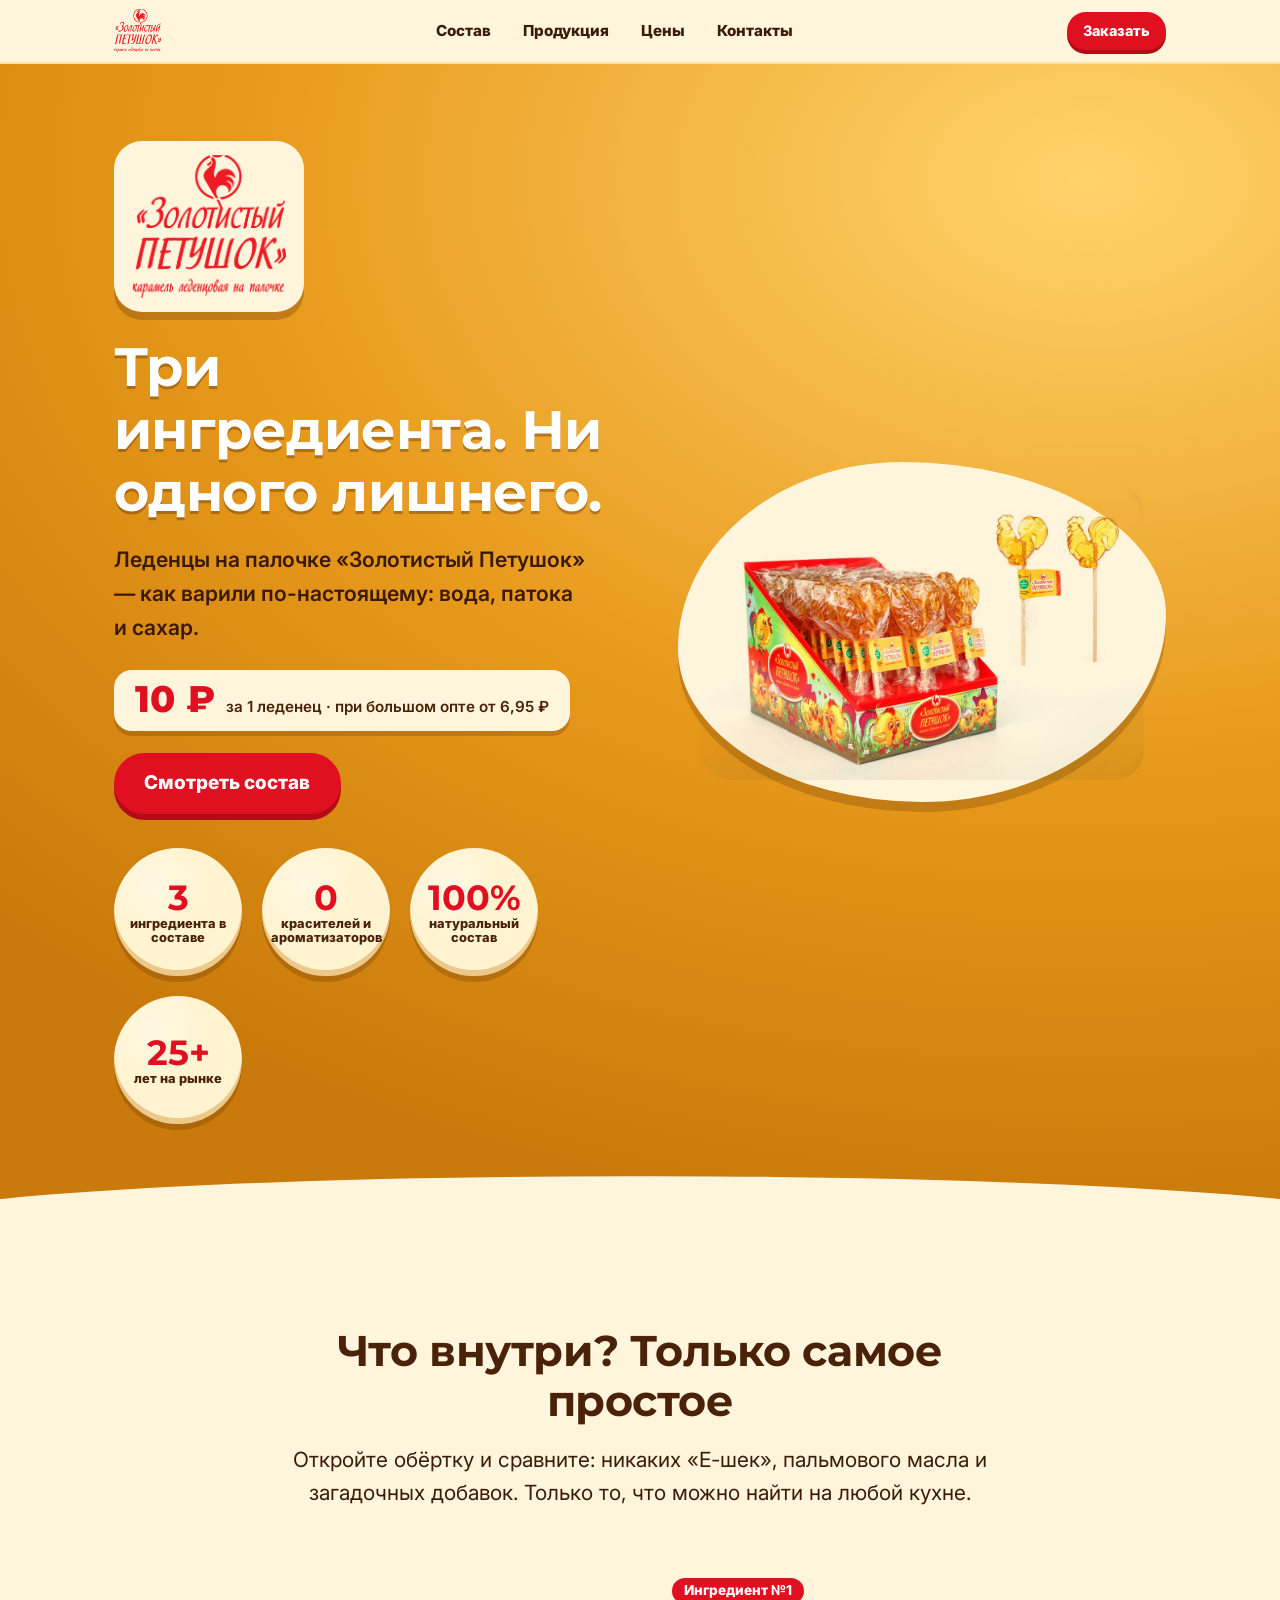
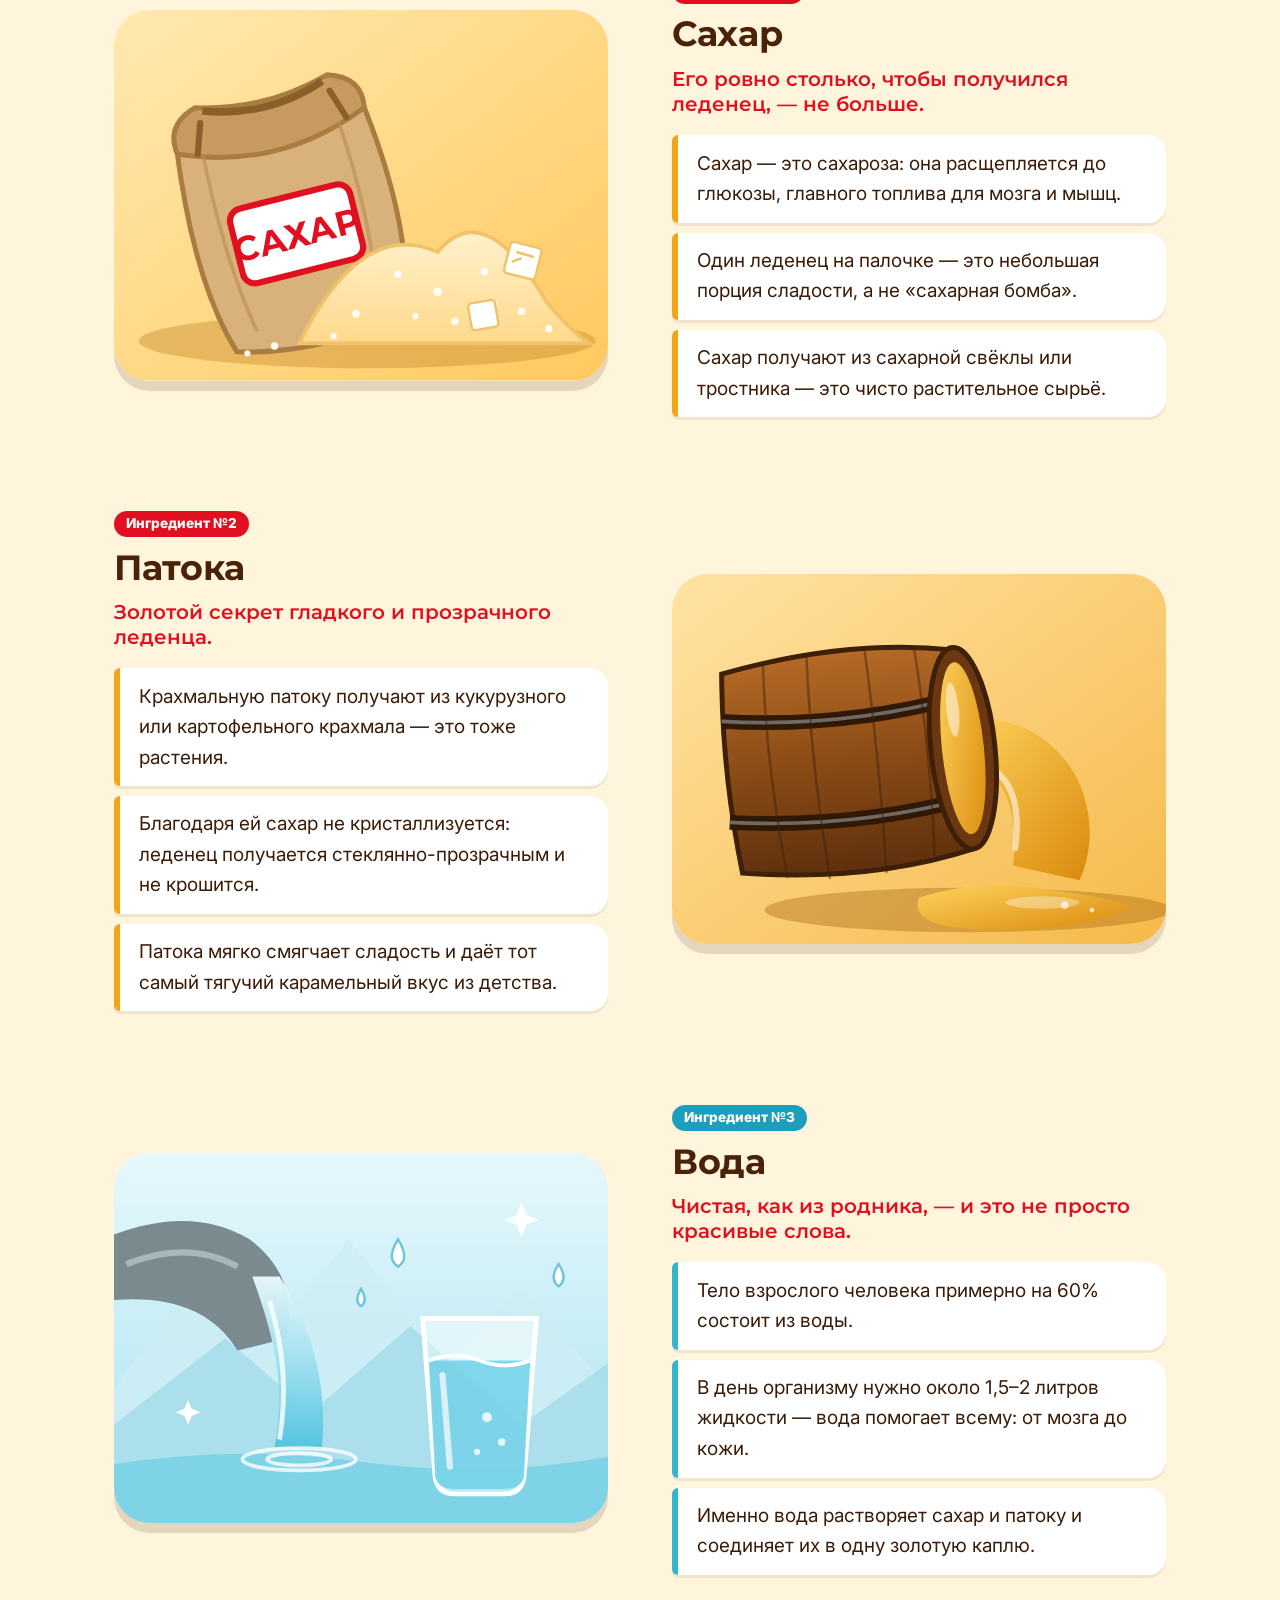
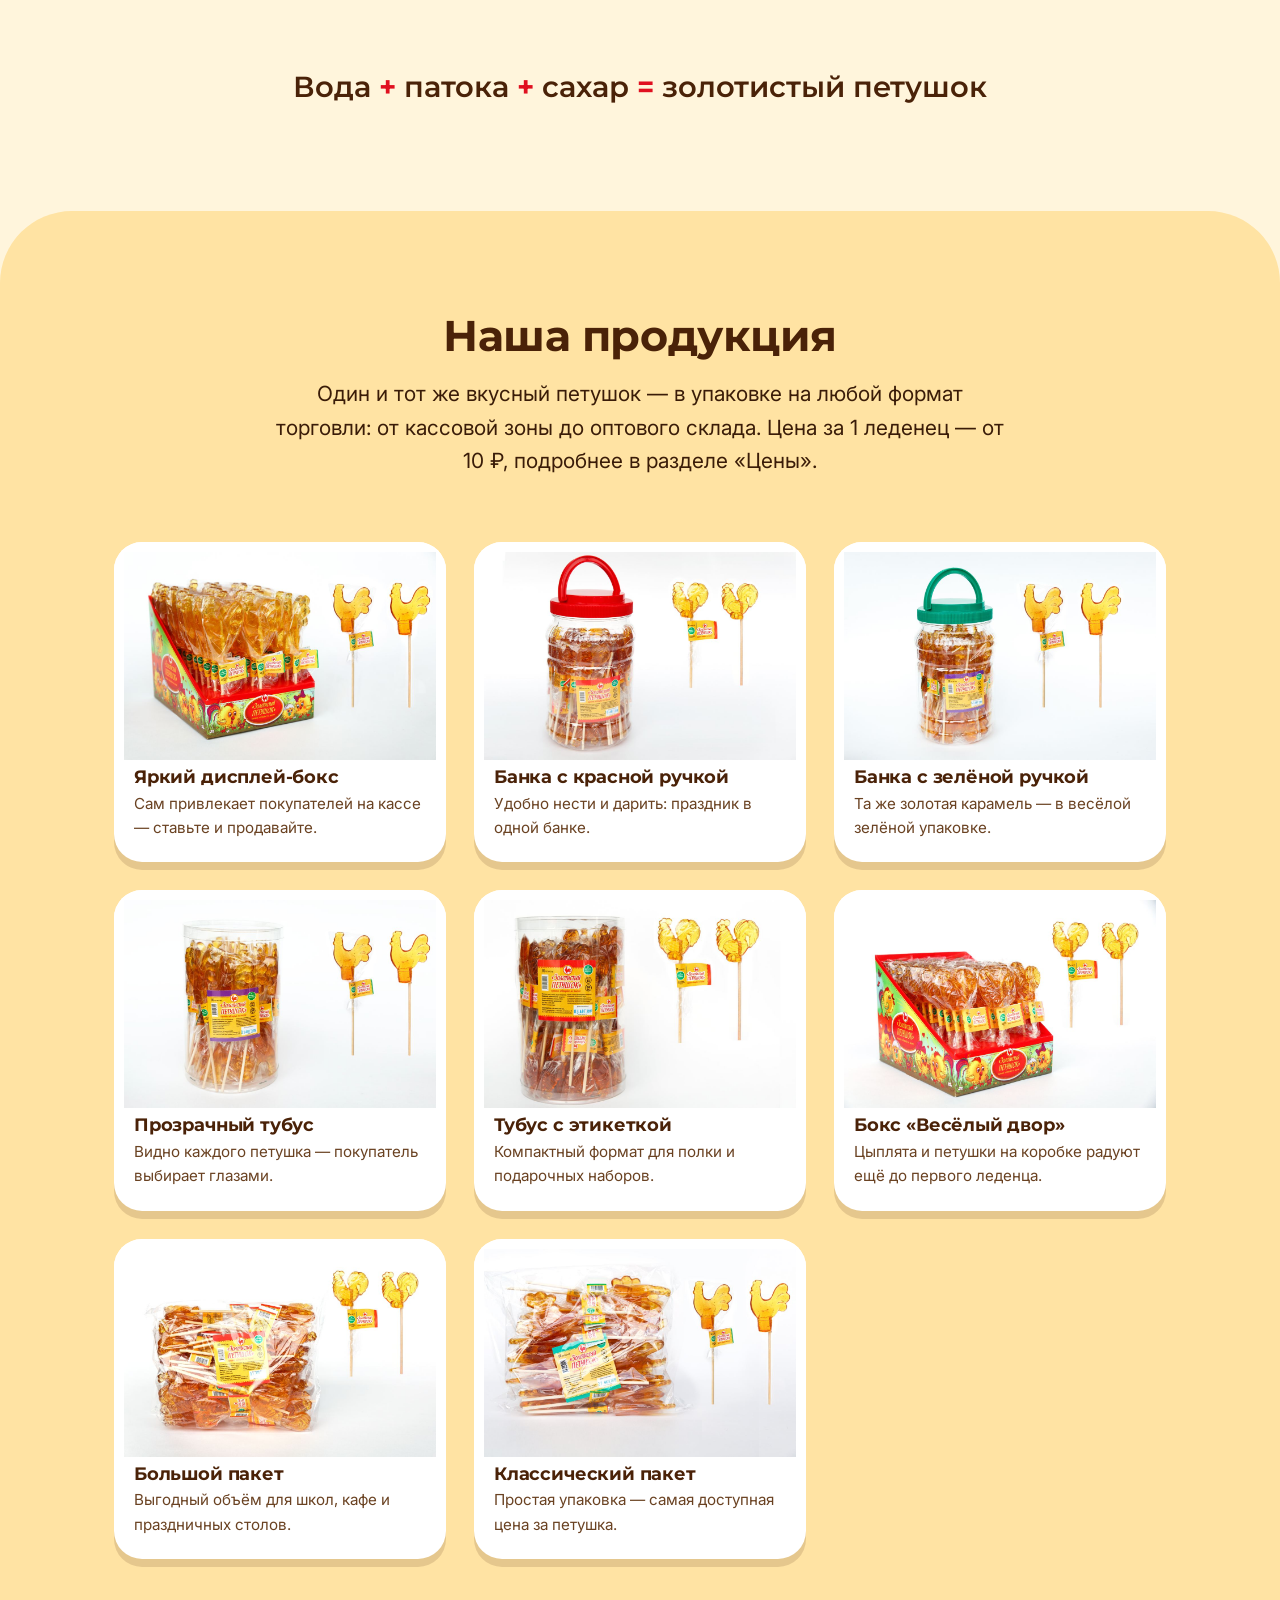
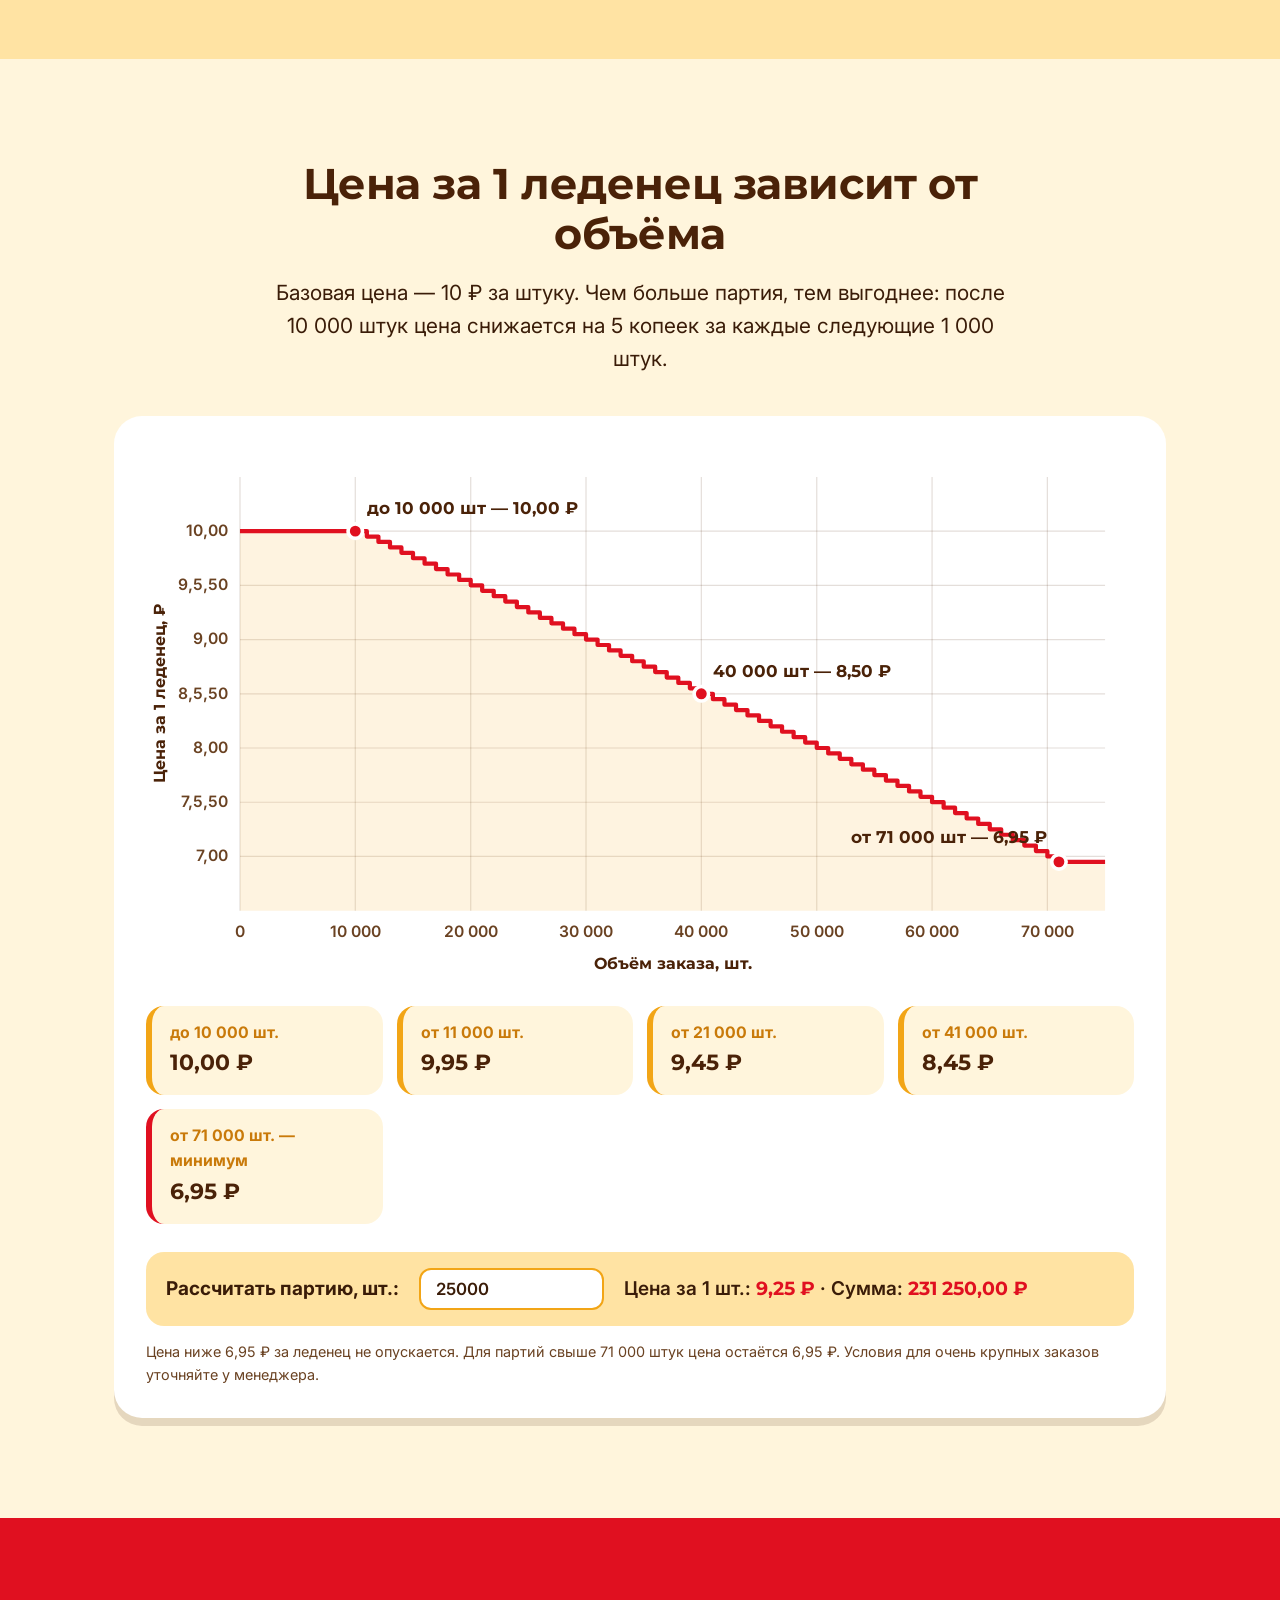
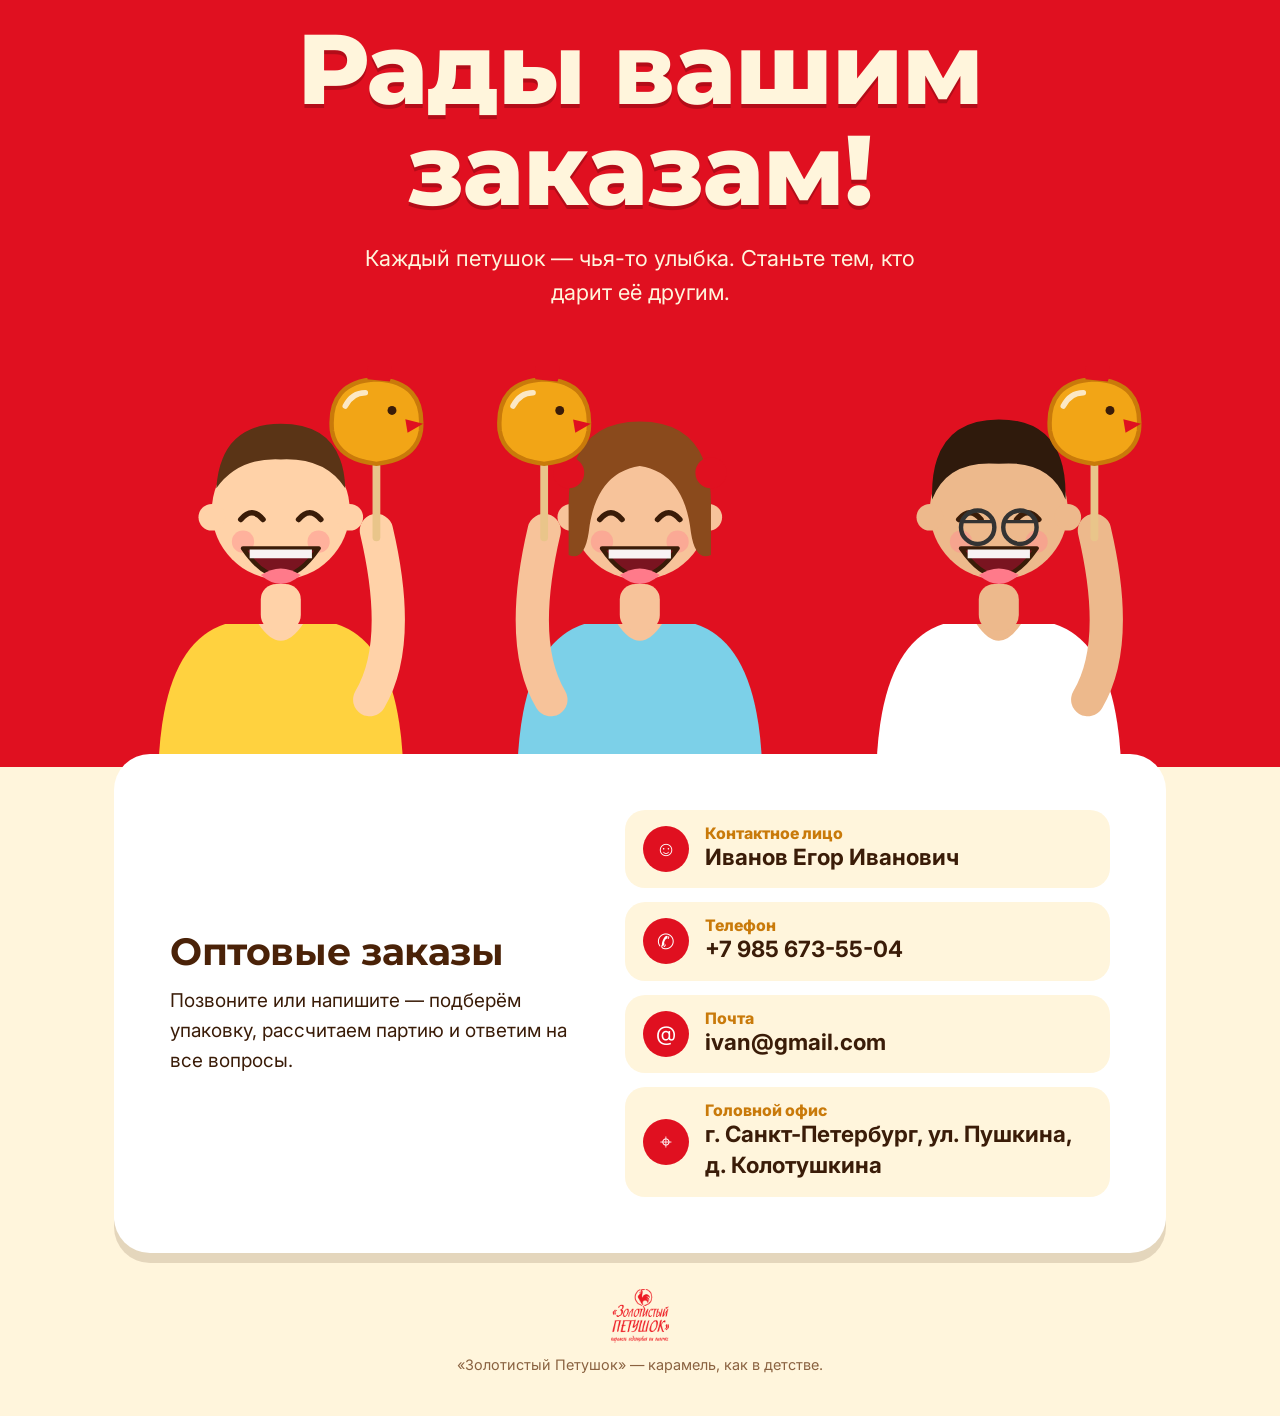
<file: index1.html>
<!DOCTYPE html>
<html lang="ru">
<head>
<meta charset="utf-8">
<meta name="viewport" content="width=device-width, initial-scale=1, viewport-fit=cover">
<title>Золотистый Петушок — натуральные леденцы</title>
<link rel="preconnect" href="https://fonts.googleapis.com">
<link rel="stylesheet" href="https://fonts.googleapis.com/css2?family=Montserrat:wght@500;600;700;800&family=Inter:wght@400;500;600;700&display=swap">
<link rel="stylesheet" href="static/css/styles.css">
</head>
<body>

<header class="bar">
  <div class="coin-rain" aria-hidden="true">
    <img src="zolotaya_moneta.svg" alt="">
    <img src="zolotaya_moneta.svg" alt="">
    <img src="zolotaya_moneta.svg" alt="">
    <img src="zolotaya_moneta.svg" alt="">
    <img src="zolotaya_moneta.svg" alt="">
    <img src="zolotaya_moneta.svg" alt="">
    <img src="zolotaya_moneta.svg" alt="">
    <img src="zolotaya_moneta.svg" alt="">
  </div>
  <div class="wrap">
    <a href="#top" aria-label="Золотистый Петушок"><img src="static/images/brand-logo.png" alt="Золотистый Петушок"></a>
    <nav><a href="#sostav">Состав</a><a href="#produkciya">Продукция</a><a href="#ceny">Цены</a><a href="#kontakty">Контакты</a></nav>
    <a class="btn" href="#kontakty">Заказать</a>
  </div>
</header>

<main id="top">
<section class="hero">
  <div class="wrap">
    <div>
      <img class="hero-logo" src="static/images/brand-logo.png" alt="Логотип «Золотистый Петушок»">
      <h1>Три ингредиента. Ни одного лишнего.</h1>
      <p class="lead">Леденцы на палочке «Золотистый Петушок» — как варили по-настоящему: вода, патока и сахар.</p>
      <div class="price-badge"><b>10 ₽</b><span>за 1 леденец · при большом опте от 6,95 ₽</span></div><br>
      <a class="btn" href="#sostav">Смотреть состав</a>
      <div class="stats">
        <div class="stat"><b>3</b><span>ингредиента в составе</span></div>
        <div class="stat"><b>0</b><span>красителей и ароматизаторов</span></div>
        <div class="stat"><b>100%</b><span>натуральный состав</span></div>
        <div class="stat"><b>25+</b><span>лет на рынке</span></div>
      </div>
    </div>
    <div class="hero-pic"><img src="static/images/hero-lollipops.jpeg" alt="Леденцы-петушки в display-боксе"></div>
  </div>
</section>

<section class="sec" id="sostav">
  <div class="wrap">
    <div class="sec-head">
      <h2>Что внутри? Только самое простое</h2>
      <p>Откройте обёртку и сравните: никаких «Е-шек», пальмового масла и загадочных добавок. Только то, что можно найти на любой кухне.</p>
    </div>

    <article class="ing">
      <div class="art"><svg viewBox="0 0 400 300" xmlns="http://www.w3.org/2000/svg" role="img" aria-label="Мешок с рассыпавшимся сахаром">
<defs><linearGradient id="gs" x1="0" y1="0" x2="0" y2="1"><stop offset="0" stop-color="#FFF1CC"/><stop offset="1" stop-color="#FFD98A"/></linearGradient>
<linearGradient id="bg1" x1="0" y1="0" x2="1" y2="1"><stop offset="0" stop-color="#FFE9B0"/><stop offset="1" stop-color="#FFC95E"/></linearGradient></defs>
<rect width="400" height="300" fill="url(#bg1)"/>
<ellipse cx="205" cy="268" rx="185" ry="22" fill="#b9791f" opacity=".35"/>
<g transform="rotate(-14 150 190)"><path d="M72 95 Q60 200 80 262 Q150 282 220 262 Q242 200 228 95 Z" fill="#D8B27A" stroke="#a97c42" stroke-width="4"/>
<path d="M72 95 Q150 128 228 95 Q232 70 205 62 Q150 78 95 62 Q68 70 72 95Z" fill="#c79a5f" stroke="#a97c42" stroke-width="4"/>
<path d="M100 66 Q150 84 200 66" stroke="#8a5f2a" stroke-width="6" fill="none"/><path d="M96 75l-8 24M204 75l8 24" stroke="#8a5f2a" stroke-width="5" stroke-linecap="round"/>
<path d="M92 100 Q88 190 100 250M205 100 Q212 190 200 250" stroke="#b98c52" stroke-width="3" fill="none" opacity=".6"/>
<rect x="100" y="150" width="100" height="62" rx="10" fill="#fff" stroke="#E01020" stroke-width="5"/>
<text x="150" y="192" text-anchor="middle" font-family="Montserrat,Arial,sans-serif" font-weight="700" font-size="28" fill="#E01020">САХАР</text></g>
<path d="M150 270 Q200 168 262 196 Q300 150 350 236 Q372 262 385 270 Z" fill="url(#gs)" stroke="#f0c36a" stroke-width="3"/>
<g fill="#fff" opacity=".95"><circle cx="230" cy="214" r="3"/><circle cx="262" cy="228" r="3.5"/><circle cx="300" cy="212" r="3"/><circle cx="330" cy="244" r="3"/><circle cx="196" cy="246" r="3"/><circle cx="276" cy="252" r="3"/><circle cx="352" cy="258" r="3"/><circle cx="244" cy="248" r="2.5"/><circle cx="308" cy="238" r="2.5"/><circle cx="178" cy="264" r="2.5"/><circle cx="130" cy="272" r="3"/><circle cx="108" cy="278" r="2.5"/></g>
<g fill="#fff" stroke="#f0c36a" stroke-width="2"><rect x="318" y="190" width="26" height="26" rx="3" transform="rotate(14 331 203)"/><rect x="288" y="236" width="22" height="22" rx="3" transform="rotate(-10 299 247)"/></g>
<path d="M326 196l14 4M322 204l8 -3" stroke="#f0c36a" stroke-width="2"/>
</svg></div>
      <div>
        <span class="tag">Ингредиент №1</span>
        <h3>Сахар</h3>
        <p class="big">Его ровно столько, чтобы получился леденец, — не больше.</p>
        <ul class="facts">
          <li>Сахар — это сахароза: она расщепляется до глюкозы, главного топлива для мозга и мышц.</li>
          <li>Один леденец на палочке — это небольшая порция сладости, а не «сахарная бомба».</li>
          <li>Сахар получают из сахарной свёклы или тростника — это чисто растительное сырьё.</li>
        </ul>
      </div>
    </article>

    <article class="ing flip">
      <div class="art"><svg viewBox="0 0 400 300" xmlns="http://www.w3.org/2000/svg" role="img" aria-label="Опрокинутый бочонок с вытекающей патокой">
<defs><linearGradient id="gm" x1="0" y1="0" x2="1" y2="1"><stop offset="0" stop-color="#FFD25E"/><stop offset="1" stop-color="#D98A0B"/></linearGradient>
<linearGradient id="bg2" x1="0" y1="0" x2="1" y2="1"><stop offset="0" stop-color="#FFE3A3"/><stop offset="1" stop-color="#F6B94A"/></linearGradient>
<linearGradient id="wd" x1="0" y1="0" x2="0" y2="1"><stop offset="0" stop-color="#B56A26"/><stop offset=".5" stop-color="#8A4B16"/><stop offset="1" stop-color="#5E300D"/></linearGradient></defs>
<rect width="400" height="300" fill="url(#bg2)"/>
<ellipse cx="240" cy="272" rx="165" ry="18" fill="#9a5a08" opacity=".35"/>
<path d="M232 150 C268 156 282 190 276 236 L330 248 C352 200 330 130 262 118 Z" fill="url(#gm)"/>
<path d="M200 262 Q250 246 300 255 Q360 262 372 270 Q330 290 260 288 Q190 288 200 262Z" fill="url(#gm)"/>
<path d="M262 160 C276 170 282 190 278 222" stroke="#fff" stroke-width="5" stroke-linecap="round" fill="none" opacity=".55"/>
<ellipse cx="300" cy="266" rx="30" ry="5" fill="#fff" opacity=".35"/>
<g transform="rotate(-6 150 150)"><path d="M48 70 Q40 150 48 232 Q150 250 236 232 Q246 150 236 70 Q150 52 48 70Z" fill="url(#wd)" stroke="#3e1f08" stroke-width="4"/>
<path d="M44 108 Q142 124 240 108 M42 190 Q142 206 242 190" stroke="#2f1805" stroke-width="12" fill="none"/>
<path d="M44 108 Q142 124 240 108 M42 190 Q142 206 242 190" stroke="#8c8c8c" stroke-width="3" fill="none" opacity=".7"/>
<path d="M82 66 Q76 150 84 240M118 60 Q112 150 118 244M165 60 Q168 150 164 244M205 64 Q210 150 204 238" stroke="#3e1f08" stroke-width="2" opacity=".45" fill="none"/>
<ellipse cx="236" cy="150" rx="26" ry="82" fill="#6b3710" stroke="#3e1f08" stroke-width="4"/>
<ellipse cx="236" cy="150" rx="17" ry="70" fill="url(#gm)"/>
<ellipse cx="231" cy="118" rx="5" ry="22" fill="#fff" opacity=".5"/></g>
<g fill="#fff" opacity=".7"><circle cx="318" cy="268" r="3"/><circle cx="340" cy="272" r="2"/></g>
</svg></div>
      <div>
        <span class="tag">Ингредиент №2</span>
        <h3>Патока</h3>
        <p class="big">Золотой секрет гладкого и прозрачного леденца.</p>
        <ul class="facts">
          <li>Крахмальную патоку получают из кукурузного или картофельного крахмала — это тоже растения.</li>
          <li>Благодаря ей сахар не кристаллизуется: леденец получается стеклянно-прозрачным и не крошится.</li>
          <li>Патока мягко смягчает сладость и даёт тот самый тягучий карамельный вкус из детства.</li>
        </ul>
      </div>
    </article>

    <article class="ing water">
      <div class="art"><svg viewBox="0 0 400 300" xmlns="http://www.w3.org/2000/svg" role="img" aria-label="Родниковая вода">
<defs><linearGradient id="sky" x1="0" y1="0" x2="0" y2="1"><stop offset="0" stop-color="#E6F8FC"/><stop offset="1" stop-color="#A9E2F0"/></linearGradient>
<linearGradient id="wt" x1="0" y1="0" x2="0" y2="1"><stop offset="0" stop-color="#E9FBFF"/><stop offset="1" stop-color="#4FC3DE"/></linearGradient></defs>
<rect width="400" height="300" fill="url(#sky)"/>
<path d="M0 190 L70 100 L120 160 L190 70 L270 170 L330 110 L400 190 V300 H0Z" fill="#cfeef5" opacity=".8"/>
<path d="M0 220 L90 150 L160 210 L240 140 L330 220 L400 170 V300 H0Z" fill="#9fdae9" opacity=".7"/>
<path d="M-10 70 Q60 40 110 70 Q150 100 140 150 L100 160 Q70 110 -10 120Z" fill="#7b8a8f"/>
<path d="M10 90 Q60 70 100 92" stroke="#a9b6ba" stroke-width="5" fill="none"/>
<path d="M112 100 C130 150 140 190 130 238 L168 240 C174 190 160 140 134 100Z" fill="url(#wt)" opacity=".95"/>
<path d="M126 120 C138 160 140 195 134 232" stroke="#fff" stroke-width="4" fill="none" opacity=".8"/>
<path d="M0 252 Q100 236 200 250 T400 246 V300 H0Z" fill="#7fd3e6"/>
<ellipse cx="150" cy="248" rx="46" ry="9" fill="none" stroke="#fff" stroke-width="3" opacity=".8"/><ellipse cx="150" cy="248" rx="26" ry="5" fill="none" stroke="#fff" stroke-width="3" opacity=".8"/>
<g transform="translate(250 134)"><path d="M0 0 H92 L82 128 Q80 142 66 142 H26 Q12 142 10 128Z" fill="#fff" fill-opacity=".45" stroke="#fff" stroke-width="4"/>
<path d="M5 34 H87 L82 128 Q80 138 66 138 H26 Q12 138 10 128Z" fill="#6FD0E8" opacity=".85"/>
<path d="M5 34 Q26 26 46 34 T87 34" stroke="#fff" stroke-width="3" fill="none"/><path d="M16 46 L22 120" stroke="#fff" stroke-width="5" stroke-linecap="round" opacity=".7"/>
<circle cx="52" cy="80" r="4" fill="#fff" opacity=".8"/><circle cx="64" cy="100" r="3" fill="#fff" opacity=".8"/><circle cx="44" cy="108" r="2.5" fill="#fff" opacity=".8"/></g>
<g fill="#fff" stroke="#6cc7de" stroke-width="2"><path d="M230 70 q10 16 0 22 q-10 -6 0 -22z"/><path d="M360 90 q8 12 0 18 q-8 -6 0 -18z"/><path d="M200 110 q6 10 0 14 q-6 -4 0 -14z"/></g>
<g fill="#fff"><path d="M330 40 l4 10 10 4 -10 4 -4 10 -4 -10 -10 -4 10 -4z"/><path d="M60 200 l3 7 7 3 -7 3 -3 7 -3 -7 -7 -3 7 -3z"/></g>
</svg></div>
      <div>
        <span class="tag">Ингредиент №3</span>
        <h3>Вода</h3>
        <p class="big">Чистая, как из родника, — и это не просто красивые слова.</p>
        <ul class="facts">
          <li>Тело взрослого человека примерно на 60% состоит из воды.</li>
          <li>В день организму нужно около 1,5–2 литров жидкости — вода помогает всему: от мозга до кожи.</li>
          <li>Именно вода растворяет сахар и патоку и соединяет их в одну золотую каплю.</li>
        </ul>
      </div>
    </article>

    <p class="formula">Вода <b>+</b> патока <b>+</b> сахар <b>=</b> золотистый петушок</p>
  </div>
</section>

<section class="sec products" id="produkciya">
  <div class="wrap">
    <div class="sec-head">
      <h2>Наша продукция</h2>
      <p>Один и тот же вкусный петушок — в упаковке на любой формат торговли: от кассовой зоны до оптового склада. Цена за 1 леденец — от 10 ₽, подробнее в разделе «Цены».</p>
    </div>
    <div class="grid">
      <article class="card"><div class="ph"><img loading="lazy" src="static/images/product-display-box.jpeg" alt="Display-бокс с леденцами"></div><div class="tx"><h3>Яркий дисплей-бокс</h3><p>Сам привлекает покупателей на кассе — ставьте и продавайте.</p></div></article>
      <article class="card"><div class="ph"><img loading="lazy" src="static/images/product-red-lid-jar.jpeg" alt="Банка с красной крышкой"></div><div class="tx"><h3>Банка с красной ручкой</h3><p>Удобно нести и дарить: праздник в одной банке.</p></div></article>
      <article class="card"><div class="ph"><img loading="lazy" src="static/images/product-green-lid-jar.jpeg" alt="Банка с зелёной крышкой"></div><div class="tx"><h3>Банка с зелёной ручкой</h3><p>Та же золотая карамель — в весёлой зелёной упаковке.</p></div></article>
      <article class="card"><div class="ph"><img loading="lazy" src="static/images/product-clear-tube.jpeg" alt="Прозрачный тубус"></div><div class="tx"><h3>Прозрачный тубус</h3><p>Видно каждого петушка — покупатель выбирает глазами.</p></div></article>
      <article class="card"><div class="ph"><img loading="lazy" src="static/images/product-labeled-tube.jpeg" alt="Тубус с этикеткой"></div><div class="tx"><h3>Тубус с этикеткой</h3><p>Компактный формат для полки и подарочных наборов.</p></div></article>
      <article class="card"><div class="ph"><img loading="lazy" src="static/images/product-display-box-side.jpeg" alt="Display-бокс, вид сбоку"></div><div class="tx"><h3>Бокс «Весёлый двор»</h3><p>Цыплята и петушки на коробке радуют ещё до первого леденца.</p></div></article>
      <article class="card"><div class="ph"><img loading="lazy" src="static/images/product-candy-bag.jpeg" alt="Пакет с леденцами"></div><div class="tx"><h3>Большой пакет</h3><p>Выгодный объём для школ, кафе и праздничных столов.</p></div></article>
      <article class="card"><div class="ph"><img loading="lazy" src="static/images/product-classic-bag.jpeg" alt="Пакет классический"></div><div class="tx"><h3>Классический пакет</h3><p>Простая упаковка — самая доступная цена за петушка.</p></div></article>
    </div>
  </div>
</section>

<section class="sec pricing" id="ceny">
  <div class="wrap">
    <div class="sec-head">
      <h2>Цена за 1 леденец зависит от объёма</h2>
      <p>Базовая цена — 10 ₽ за штуку. Чем больше партия, тем выгоднее: после 10 000 штук цена снижается на 5 копеек за каждые следующие 1 000 штук.</p>
    </div>
    <div class="pbox">
      <div class="chart-scroll"><svg class="chart" viewBox="0 0 820 440" role="img" aria-label="График снижения цены за один леденец от 10 рублей до 6 рублей 95 копеек при росте объёма заказа от 10 000 до 71 000 штук">

<line x1="78" x2="796" y1="339.0" y2="339.0" class="g"/><text x="68" y="343.0" text-anchor="end" class="t">7,00</text><line x1="78" x2="796" y1="294.0" y2="294.0" class="g"/><text x="68" y="298.0" text-anchor="end" class="t">7,5,50</text><line x1="78" x2="796" y1="249.0" y2="249.0" class="g"/><text x="68" y="253.0" text-anchor="end" class="t">8,00</text><line x1="78" x2="796" y1="204.0" y2="204.0" class="g"/><text x="68" y="208.0" text-anchor="end" class="t">8,5,50</text><line x1="78" x2="796" y1="159.0" y2="159.0" class="g"/><text x="68" y="163.0" text-anchor="end" class="t">9,00</text><line x1="78" x2="796" y1="114.0" y2="114.0" class="g"/><text x="68" y="118.0" text-anchor="end" class="t">9,5,50</text><line x1="78" x2="796" y1="69.0" y2="69.0" class="g"/><text x="68" y="73.0" text-anchor="end" class="t">10,00</text><line x1="78.0" x2="78.0" y1="24" y2="384" class="g"/><text x="78.0" y="406" text-anchor="middle" class="t">0</text><line x1="173.7" x2="173.7" y1="24" y2="384" class="g"/><text x="173.7" y="406" text-anchor="middle" class="t">10 000</text><line x1="269.5" x2="269.5" y1="24" y2="384" class="g"/><text x="269.5" y="406" text-anchor="middle" class="t">20 000</text><line x1="365.2" x2="365.2" y1="24" y2="384" class="g"/><text x="365.2" y="406" text-anchor="middle" class="t">30 000</text><line x1="460.9" x2="460.9" y1="24" y2="384" class="g"/><text x="460.9" y="406" text-anchor="middle" class="t">40 000</text><line x1="556.7" x2="556.7" y1="24" y2="384" class="g"/><text x="556.7" y="406" text-anchor="middle" class="t">50 000</text><line x1="652.4" x2="652.4" y1="24" y2="384" class="g"/><text x="652.4" y="406" text-anchor="middle" class="t">60 000</text><line x1="748.1" x2="748.1" y1="24" y2="384" class="g"/><text x="748.1" y="406" text-anchor="middle" class="t">70 000</text><path d="M78.0 69.0 L173.7 69.0 L183.3 69.0 L183.3 73.5 L192.9 73.5 L192.9 78.0 L202.5 78.0 L202.5 82.5 L212.0 82.5 L212.0 87.0 L221.6 87.0 L221.6 91.5 L231.2 91.5 L231.2 96.0 L240.7 96.0 L240.7 100.5 L250.3 100.5 L250.3 105.0 L259.9 105.0 L259.9 109.5 L269.5 109.5 L269.5 114.0 L279.0 114.0 L279.0 118.5 L288.6 118.5 L288.6 123.0 L298.2 123.0 L298.2 127.5 L307.8 127.5 L307.8 132.0 L317.3 132.0 L317.3 136.5 L326.9 136.5 L326.9 141.0 L336.5 141.0 L336.5 145.5 L346.1 145.5 L346.1 150.0 L355.6 150.0 L355.6 154.5 L365.2 154.5 L365.2 159.0 L374.8 159.0 L374.8 163.5 L384.3 163.5 L384.3 168.0 L393.9 168.0 L393.9 172.5 L403.5 172.5 L403.5 177.0 L413.1 177.0 L413.1 181.5 L422.6 181.5 L422.6 186.0 L432.2 186.0 L432.2 190.5 L441.8 190.5 L441.8 195.0 L451.4 195.0 L451.4 199.5 L460.9 199.5 L460.9 204.0 L470.5 204.0 L470.5 208.5 L480.1 208.5 L480.1 213.0 L489.7 213.0 L489.7 217.5 L499.2 217.5 L499.2 222.0 L508.8 222.0 L508.8 226.5 L518.4 226.5 L518.4 231.0 L527.9 231.0 L527.9 235.5 L537.5 235.5 L537.5 240.0 L547.1 240.0 L547.1 244.5 L556.7 244.5 L556.7 249.0 L566.2 249.0 L566.2 253.5 L575.8 253.5 L575.8 258.0 L585.4 258.0 L585.4 262.5 L595.0 262.5 L595.0 267.0 L604.5 267.0 L604.5 271.5 L614.1 271.5 L614.1 276.0 L623.7 276.0 L623.7 280.5 L633.3 280.5 L633.3 285.0 L642.8 285.0 L642.8 289.5 L652.4 289.5 L652.4 294.0 L662.0 294.0 L662.0 298.5 L671.5 298.5 L671.5 303.0 L681.1 303.0 L681.1 307.5 L690.7 307.5 L690.7 312.0 L700.3 312.0 L700.3 316.5 L709.8 316.5 L709.8 321.0 L719.4 321.0 L719.4 325.5 L729.0 325.5 L729.0 330.0 L738.6 330.0 L738.6 334.5 L748.1 334.5 L748.1 339.0 L757.7 339.0 L757.7 343.5 L796.0 343.5 L796.0 384.0 L78.0 384.0Z" class="ar"/><path d="M78.0 69.0 L173.7 69.0 L183.3 69.0 L183.3 73.5 L192.9 73.5 L192.9 78.0 L202.5 78.0 L202.5 82.5 L212.0 82.5 L212.0 87.0 L221.6 87.0 L221.6 91.5 L231.2 91.5 L231.2 96.0 L240.7 96.0 L240.7 100.5 L250.3 100.5 L250.3 105.0 L259.9 105.0 L259.9 109.5 L269.5 109.5 L269.5 114.0 L279.0 114.0 L279.0 118.5 L288.6 118.5 L288.6 123.0 L298.2 123.0 L298.2 127.5 L307.8 127.5 L307.8 132.0 L317.3 132.0 L317.3 136.5 L326.9 136.5 L326.9 141.0 L336.5 141.0 L336.5 145.5 L346.1 145.5 L346.1 150.0 L355.6 150.0 L355.6 154.5 L365.2 154.5 L365.2 159.0 L374.8 159.0 L374.8 163.5 L384.3 163.5 L384.3 168.0 L393.9 168.0 L393.9 172.5 L403.5 172.5 L403.5 177.0 L413.1 177.0 L413.1 181.5 L422.6 181.5 L422.6 186.0 L432.2 186.0 L432.2 190.5 L441.8 190.5 L441.8 195.0 L451.4 195.0 L451.4 199.5 L460.9 199.5 L460.9 204.0 L470.5 204.0 L470.5 208.5 L480.1 208.5 L480.1 213.0 L489.7 213.0 L489.7 217.5 L499.2 217.5 L499.2 222.0 L508.8 222.0 L508.8 226.5 L518.4 226.5 L518.4 231.0 L527.9 231.0 L527.9 235.5 L537.5 235.5 L537.5 240.0 L547.1 240.0 L547.1 244.5 L556.7 244.5 L556.7 249.0 L566.2 249.0 L566.2 253.5 L575.8 253.5 L575.8 258.0 L585.4 258.0 L585.4 262.5 L595.0 262.5 L595.0 267.0 L604.5 267.0 L604.5 271.5 L614.1 271.5 L614.1 276.0 L623.7 276.0 L623.7 280.5 L633.3 280.5 L633.3 285.0 L642.8 285.0 L642.8 289.5 L652.4 289.5 L652.4 294.0 L662.0 294.0 L662.0 298.5 L671.5 298.5 L671.5 303.0 L681.1 303.0 L681.1 307.5 L690.7 307.5 L690.7 312.0 L700.3 312.0 L700.3 316.5 L709.8 316.5 L709.8 321.0 L719.4 321.0 L719.4 325.5 L729.0 325.5 L729.0 330.0 L738.6 330.0 L738.6 334.5 L748.1 334.5 L748.1 339.0 L757.7 339.0 L757.7 343.5 L796.0 343.5" class="ln"/><circle cx="173.7" cy="69.0" r="6" class="dot"/><text x="183.7" y="55.0" text-anchor="start" class="lab">до 10 000 шт — 10,00 ₽</text><circle cx="460.9" cy="204.0" r="6" class="dot"/><text x="470.9" y="190.0" text-anchor="start" class="lab">40 000 шт — 8,50 ₽</text><circle cx="757.7" cy="343.5" r="6" class="dot"/><text x="747.7" y="327.5" text-anchor="end" class="lab">от 71 000 шт — 6,95 ₽</text>
<text x="437" y="432" text-anchor="middle" class="ax">Объём заказа, шт.</text>
<text transform="translate(16 204) rotate(-90)" text-anchor="middle" class="ax">Цена за 1 леденец, ₽</text>
</svg></div>
      <div class="tiers">
        <div class="tier"><small>до 10 000 шт.</small><strong>10,00 ₽</strong></div>
        <div class="tier"><small>от 11 000 шт.</small><strong>9,95 ₽</strong></div>
        <div class="tier"><small>от 21 000 шт.</small><strong>9,45 ₽</strong></div>
        <div class="tier"><small>от 41 000 шт.</small><strong>8,45 ₽</strong></div>
        <div class="tier min"><small>от 71 000 шт. — минимум</small><strong>6,95 ₽</strong></div>
      </div>
      <div class="calc">
        <label for="qty">Рассчитать партию, шт.:</label>
        <input id="qty" type="number" inputmode="numeric" min="1" step="1000" value="25000">
        <output id="res" aria-live="polite"></output>
      </div>
      <p class="note">Цена ниже 6,95 ₽ за леденец не опускается. Для партий свыше 71 000 штук цена остаётся 6,95 ₽. Условия для очень крупных заказов уточняйте у менеджера.</p>
    </div>
  </div>
</section>
<script src="static/js/price-calculator.js" defer></script>

<section class="thanks" id="kontakty">
  <div class="wrap">
    <h2>Рады вашим заказам!</h2>
    <p class="sub">Каждый петушок — чья-то улыбка. Станьте тем, кто дарит её другим.</p>
    <div class="people"><svg viewBox="0 0 300 360" xmlns="http://www.w3.org/2000/svg" role="img" aria-label="Радостный мальчик с леденцом">
<path d="M40 360 Q44 250 100 232 L200 232 Q256 250 260 360Z" fill="#FFD23F"/><path d="M130 232 Q150 262 170 232Z" fill="#FFD2A8"/>
<rect x="132" y="196" width="36" height="42" rx="14" fill="#FFD2A8"/>
<circle cx="150" cy="130" r="62" fill="#FFD2A8"/><circle cx="88" cy="136" r="12" fill="#FFD2A8"/><circle cx="212" cy="136" r="12" fill="#FFD2A8"/><path d="M92 110 Q96 52 150 52 Q206 52 208 110 Q190 82 150 84 Q112 82 92 110Z" fill="#5a3416"/>
<circle cx="116" cy="158" r="10" fill="#ff8f8f" opacity=".5"/><circle cx="184" cy="158" r="10" fill="#ff8f8f" opacity=".5"/>
<path d="M114 138 Q124 126 134 138M166 138 Q176 126 186 138" stroke="#3a1c08" stroke-width="5" stroke-linecap="round" fill="none"/>
<path d="M116 164 Q150 214 184 164Z" fill="#7a1420" stroke="#3a1c08" stroke-width="4" stroke-linejoin="round"/><path d="M132 188 Q150 176 168 188 Q150 204 132 188Z" fill="#ff7a8a"/><path d="M122 165h56v8h-56z" fill="#fff" opacity=".95"/>
<path d="M230 300 Q260 250 236 148" stroke="#FFD2A8" stroke-width="30" stroke-linecap="round" fill="none"/>
<path d="M236 154 V90" stroke="#E9C58A" stroke-width="7" stroke-linecap="round"/>
<g transform="translate(236 70)"><path d="M-40 -12 Q-44 -56 0 -58 Q44 -56 40 -12 Q36 14 0 18 Q-36 14 -40 -12Z" fill="#F2A516" stroke="#C97A0A" stroke-width="4"/>
<path d="M-8 -58 Q-10 -76 0 -74 Q2 -66 8 -76 Q18 -70 12 -56Z" fill="#E01020"/><circle cx="14" cy="-30" r="4" fill="#3a1c08"/><path d="M26 -22 l16 4 -14 8z" fill="#E01020"/><path d="M-28 -34 Q-22 -46 -10 -46" stroke="#fff" stroke-width="5" stroke-linecap="round" fill="none" opacity=".75"/></g>
</svg><svg viewBox="0 0 300 360" xmlns="http://www.w3.org/2000/svg" role="img" aria-label="Радостная девочка с леденцом">
<path d="M40 360 Q44 250 100 232 L200 232 Q256 250 260 360Z" fill="#7CD0E8"/><path d="M130 232 Q150 262 170 232Z" fill="#F7C39A"/>
<rect x="132" y="196" width="36" height="42" rx="14" fill="#F7C39A"/>
<circle cx="150" cy="130" r="62" fill="#F7C39A"/><circle cx="88" cy="136" r="12" fill="#F7C39A"/><circle cx="212" cy="136" r="12" fill="#F7C39A"/><path d="M86 130 Q84 50 150 50 Q216 50 214 130 L214 170 Q200 176 196 150 Q190 96 150 90 Q110 96 104 150 Q100 176 86 170Z" fill="#8a4a1c"/><circle cx="86" cy="96" r="14" fill="#E01020"/><circle cx="214" cy="96" r="14" fill="#E01020"/>
<circle cx="116" cy="158" r="10" fill="#ff8f8f" opacity=".5"/><circle cx="184" cy="158" r="10" fill="#ff8f8f" opacity=".5"/>
<path d="M114 138 Q124 126 134 138M166 138 Q176 126 186 138" stroke="#3a1c08" stroke-width="5" stroke-linecap="round" fill="none"/>
<path d="M116 164 Q150 214 184 164Z" fill="#7a1420" stroke="#3a1c08" stroke-width="4" stroke-linejoin="round"/><path d="M132 188 Q150 176 168 188 Q150 204 132 188Z" fill="#ff7a8a"/><path d="M122 165h56v8h-56z" fill="#fff" opacity=".95"/>
<path d="M70 300 Q40 250 64 148" stroke="#F7C39A" stroke-width="30" stroke-linecap="round" fill="none"/>
<path d="M64 154 V90" stroke="#E9C58A" stroke-width="7" stroke-linecap="round"/>
<g transform="translate(64 70)"><path d="M-40 -12 Q-44 -56 0 -58 Q44 -56 40 -12 Q36 14 0 18 Q-36 14 -40 -12Z" fill="#F2A516" stroke="#C97A0A" stroke-width="4"/>
<path d="M-8 -58 Q-10 -76 0 -74 Q2 -66 8 -76 Q18 -70 12 -56Z" fill="#E01020"/><circle cx="14" cy="-30" r="4" fill="#3a1c08"/><path d="M26 -22 l16 4 -14 8z" fill="#E01020"/><path d="M-28 -34 Q-22 -46 -10 -46" stroke="#fff" stroke-width="5" stroke-linecap="round" fill="none" opacity=".75"/></g>
</svg><svg viewBox="0 0 300 360" xmlns="http://www.w3.org/2000/svg" role="img" aria-label="Счастливый взрослый с леденцом">
<path d="M40 360 Q44 250 100 232 L200 232 Q256 250 260 360Z" fill="#FFFFFF"/><path d="M130 232 Q150 262 170 232Z" fill="#EDB98C"/>
<rect x="132" y="196" width="36" height="42" rx="14" fill="#EDB98C"/>
<circle cx="150" cy="130" r="62" fill="#EDB98C"/><circle cx="88" cy="136" r="12" fill="#EDB98C"/><circle cx="212" cy="136" r="12" fill="#EDB98C"/><path d="M90 120 Q88 48 150 48 Q212 48 210 120 Q196 84 150 88 Q104 84 90 120Z" fill="#2f1a0c"/>
<circle cx="116" cy="158" r="10" fill="#ff8f8f" opacity=".5"/><circle cx="184" cy="158" r="10" fill="#ff8f8f" opacity=".5"/>
<path d="M114 138 Q124 126 134 138M166 138 Q176 126 186 138" stroke="#3a1c08" stroke-width="5" stroke-linecap="round" fill="none"/><path d="M118 140 h26 M156 140 h26" stroke="#333" stroke-width="3" fill="none"/><circle cx="131" cy="145" r="15" fill="none" stroke="#333" stroke-width="4"/><circle cx="169" cy="145" r="15" fill="none" stroke="#333" stroke-width="4"/>
<path d="M116 164 Q150 214 184 164Z" fill="#7a1420" stroke="#3a1c08" stroke-width="4" stroke-linejoin="round"/><path d="M132 188 Q150 176 168 188 Q150 204 132 188Z" fill="#ff7a8a"/><path d="M122 165h56v8h-56z" fill="#fff" opacity=".95"/>
<path d="M230 300 Q260 250 236 148" stroke="#EDB98C" stroke-width="30" stroke-linecap="round" fill="none"/>
<path d="M236 154 V90" stroke="#E9C58A" stroke-width="7" stroke-linecap="round"/>
<g transform="translate(236 70)"><path d="M-40 -12 Q-44 -56 0 -58 Q44 -56 40 -12 Q36 14 0 18 Q-36 14 -40 -12Z" fill="#F2A516" stroke="#C97A0A" stroke-width="4"/>
<path d="M-8 -58 Q-10 -76 0 -74 Q2 -66 8 -76 Q18 -70 12 -56Z" fill="#E01020"/><circle cx="14" cy="-30" r="4" fill="#3a1c08"/><path d="M26 -22 l16 4 -14 8z" fill="#E01020"/><path d="M-28 -34 Q-22 -46 -10 -46" stroke="#fff" stroke-width="5" stroke-linecap="round" fill="none" opacity=".75"/></g>
</svg></div>
  </div>
</section>

<section class="contact">
  <div class="wrap">
    <div class="cbox">
      <div>
        <h3>Оптовые заказы</h3>
        <p>Позвоните или напишите — подберём упаковку, рассчитаем партию и ответим на все вопросы.</p>
      </div>
      <div class="rows">
        <div class="row"><i>☺</i><div><small>Контактное лицо</small><strong>Иванов Егор Иванович</strong></div></div>
        <div class="row"><i>✆</i><div><small>Телефон</small><strong>+7 985 673-55-04</strong></div></div>
        <div class="row"><i>@</i><div><small>Почта</small><strong>ivan@gmail.com</strong></div></div>
        <div class="row"><i>⌖</i><div><small>Головной офис</small><strong>г. Санкт-Петербург, ул. Пушкина, д. Колотушкина</strong></div></div>
      </div>
    </div>
    <footer class="foot"><img src="static/images/brand-logo.png" alt="Золотистый Петушок"><p>«Золотистый Петушок» — карамель, как в детстве.</p></footer>
  </div>
</section>
</main>
</body>
</html>
</file>
<file: static/css/styles.css>
:root{
  --red:#E01020; --red-d:#b30c18; --amber:#F2A516; --amber-d:#C97A0A; --caramel:#E89A1C;
  --cream:#FFF5DC; --honey:#FFE3A3; --brown:#4A2208; --ink:#3a1c08; --water:#BFE9F2;
  --h:'Montserrat','Segoe UI',Arial,sans-serif; --b:'Inter','Segoe UI',Arial,sans-serif;
  --pad:clamp(16px,5vw,64px);
}
*{box-sizing:border-box;margin:0;padding:0}
html{scroll-behavior:smooth;scroll-padding-top:70px}
body{font-family:var(--b);color:var(--ink);background:var(--cream);line-height:1.6;font-size:clamp(16px,1.1vw + 11px,19px);-webkit-text-size-adjust:100%}
img,svg{max-width:100%;display:block}
a{color:inherit}
:focus-visible{outline:3px solid var(--red);outline-offset:3px;border-radius:6px}
.wrap{max-width:1180px;margin:0 auto;padding:0 var(--pad)}
h1,h2,h3{font-family:var(--h);font-weight:700;letter-spacing:-.01em;line-height:1.15;color:var(--brown)}
h2{font-size:clamp(1.7rem,4vw,2.7rem);margin-bottom:.4em}
.btn{display:inline-block;background:var(--red);color:#fff;font-weight:800;text-decoration:none;padding:.8em 1.6em;border-radius:99px;box-shadow:0 6px 0 var(--red-d);transition:transform .15s,box-shadow .15s}
.btn:hover{transform:translateY(3px);box-shadow:0 3px 0 var(--red-d)}
.btn.light{background:var(--cream);color:var(--red);box-shadow:0 6px 0 #d9b56a}
.btn.light:hover{box-shadow:0 3px 0 #d9b56a}

/* top bar */
.bar{position:sticky;top:0;z-index:20;background:rgba(255,245,220,.94);backdrop-filter:blur(8px);padding-top:env(safe-area-inset-top,0);border-bottom:2px solid var(--honey);overflow:hidden}
.coin-rain{position:absolute;inset:0;overflow:hidden;pointer-events:none;z-index:1}
.coin-rain img{position:absolute;top:-42px;width:clamp(18px,2.2vw,28px);height:auto;opacity:0;animation:coin-fall 3.8s linear infinite}
.coin-rain img:nth-child(1){left:5%;animation-duration:3.7s;animation-delay:-2.1s}
.coin-rain img:nth-child(2){left:16%;animation-duration:4.4s;animation-delay:-.4s}
.coin-rain img:nth-child(3){left:29%;animation-duration:3.5s;animation-delay:-3s}
.coin-rain img:nth-child(4){left:43%;animation-duration:4.2s;animation-delay:-1.3s}
.coin-rain img:nth-child(5){left:57%;animation-duration:3.9s;animation-delay:-2.7s}
.coin-rain img:nth-child(6){left:70%;animation-duration:4.5s;animation-delay:-.8s}
.coin-rain img:nth-child(7){left:83%;animation-duration:3.6s;animation-delay:-1.9s}
.coin-rain img:nth-child(8){left:94%;animation-duration:4.1s;animation-delay:-3.3s}
@keyframes coin-fall{0%{transform:translate3d(0,-8px,0) rotate(-25deg);opacity:0}12%{opacity:.8}88%{opacity:.8}100%{transform:translate3d(34px,110px,0) rotate(335deg);opacity:0}}
.bar .wrap{position:relative;z-index:2;display:flex;align-items:center;justify-content:space-between;height:62px;gap:12px}
.bar img{height:44px;width:auto}
.bar nav{display:flex;gap:clamp(12px,3vw,32px);font-weight:800;font-size:.95rem}
.bar nav a{text-decoration:none}
.bar nav a:hover{color:var(--red)}
.bar .btn{padding:.5em 1.1em;font-size:.9rem;box-shadow:0 4px 0 var(--red-d)}

/* hero */
.hero{background:radial-gradient(120% 90% at 85% 10%,#ffd36b 0,var(--caramel) 55%,var(--amber-d) 100%);position:relative;overflow:hidden;padding:clamp(32px,6vw,80px) 0 clamp(56px,8vw,110px)}
.hero:after{content:"";position:absolute;left:0;right:0;bottom:-1px;height:clamp(24px,4vw,56px);background:var(--cream);clip-path:ellipse(60% 100% at 50% 100%)}
.hero .wrap{display:grid;grid-template-columns:1.05fr 1fr;gap:clamp(20px,4vw,56px);align-items:center}
.hero-logo{width:clamp(110px,16vw,190px);background:var(--cream);padding:14px 18px;border-radius:28px;box-shadow:0 8px 0 rgba(74,34,8,.25);margin-bottom:24px}
.hero h1{font-size:clamp(1.9rem,4.8vw,3.4rem);color:#fff;text-shadow:0 3px 0 rgba(74,34,8,.35)}
.hero p.lead{color:#3b1a05;font-weight:600;margin:18px 0 26px;max-width:34ch;font-size:1.12em}
.stats{display:flex;flex-wrap:wrap;gap:clamp(10px,2vw,20px);margin-top:34px}
.stat{width:clamp(96px,13vw,128px);aspect-ratio:1;border-radius:50%;background:radial-gradient(circle at 32% 28%,#fff6 0,#fff0 40%),#fff3d0;display:flex;flex-direction:column;align-items:center;justify-content:center;text-align:center;box-shadow:inset 0 -6px 0 rgba(201,122,10,.35),0 6px 0 rgba(74,34,8,.22);line-height:1.1;padding:6px}
.stat b{font-family:var(--h);font-weight:700;font-size:clamp(1.5rem,3vw,2.2rem);color:var(--red)}
.stat span{font-size:clamp(.66rem,1.1vw,.8rem);font-weight:800;color:var(--brown)}
.hero-pic{background:var(--cream);border-radius:46% 54% 50% 50%/55% 45% 55% 45%;padding:clamp(10px,2vw,22px);box-shadow:0 10px 0 rgba(74,34,8,.22)}
.hero-pic img{mix-blend-mode:multiply;border-radius:30px}

/* composition */
.sec{padding:clamp(48px,8vw,100px) 0}
.sec-head{text-align:center;max-width:46rem;margin:0 auto clamp(32px,5vw,64px)}
.sec-head p{font-size:1.1em}
.ing{display:grid;grid-template-columns:1fr 1fr;gap:clamp(20px,5vw,72px);align-items:center;margin-bottom:clamp(40px,7vw,96px)}
.ing:last-child{margin-bottom:0}
.ing.flip .art{order:2}
.art{border-radius:36px;overflow:hidden;box-shadow:0 10px 0 rgba(74,34,8,.15);aspect-ratio:4/3}
.art svg{width:100%;height:100%}
.tag{display:inline-block;background:var(--red);color:#fff;font-weight:800;border-radius:99px;padding:.15em .9em;font-size:.85rem;margin-bottom:.8em}
.ing h3{font-size:clamp(1.5rem,3vw,2.2rem);margin-bottom:.35em}
.ing .big{font-family:var(--h);font-weight:600;font-size:clamp(1rem,1.7vw,1.25rem);color:var(--red);margin:.2em 0 .9em;line-height:1.25}
.facts{list-style:none;display:grid;gap:10px}
.facts li{background:#fff;border-left:6px solid var(--amber);border-radius:6px 18px 18px 6px;padding:.7em 1em;box-shadow:0 3px 0 rgba(74,34,8,.08)}
.ing.water .facts li{border-color:#33b5d0}
.ing.water .tag{background:#1b9fbd}
.formula{margin:clamp(40px,6vw,72px) 0 0;text-align:center;font-family:var(--h);font-weight:600;font-size:clamp(1.1rem,2.8vw,1.8rem);color:var(--brown)}
.formula b{color:var(--red);font-weight:700}

/* products */
.products{background:var(--honey);border-radius:clamp(28px,6vw,72px) clamp(28px,6vw,72px) 0 0}
.grid{display:grid;grid-template-columns:repeat(auto-fill,minmax(min(100%,260px),1fr));gap:clamp(16px,2.5vw,28px)}
.card{background:#fff;border-radius:28px;overflow:hidden;display:flex;flex-direction:column;box-shadow:0 8px 0 rgba(74,34,8,.14);transition:transform .2s}
.card:hover{transform:translateY(-5px) rotate(-.6deg)}
.card .ph{background:#fff;padding:10px 10px 0}
.card img{mix-blend-mode:multiply;width:100%;aspect-ratio:3/2;object-fit:cover}
.card .tx{padding:6px 20px 22px}
.card h3{font-size:1.15rem;margin-bottom:.25em}
.card p{font-size:.95rem;color:#6a4222}

/* contacts */
.thanks{background:var(--red);color:var(--cream);padding:clamp(48px,8vw,100px) 0 0;text-align:center;overflow:hidden}
.thanks h2{color:var(--cream);font-weight:800;font-size:clamp(2.2rem,8.5vw,6.2rem);line-height:1.02;text-shadow:0 .04em 0 var(--red-d);margin:0 auto;max-width:14ch;overflow-wrap:anywhere}
.thanks .sub{max-width:36rem;margin:20px auto 0;font-size:1.15em}
.people{display:grid;grid-template-columns:repeat(3,1fr);gap:clamp(8px,2vw,28px);margin-top:clamp(28px,5vw,56px);align-items:end}
.people svg{width:100%;height:auto}
.contact{background:var(--cream);color:var(--ink);padding:clamp(40px,6vw,80px) 0 calc(40px + env(safe-area-inset-bottom,0))}
.cbox{background:#fff;border-radius:36px;box-shadow:0 10px 0 rgba(74,34,8,.15);padding:clamp(24px,5vw,56px);display:grid;grid-template-columns:1fr 1.2fr;gap:clamp(20px,4vw,56px);align-items:center;margin-top:calc(-1 * clamp(40px,7vw,90px));position:relative}
.cbox h3{font-size:clamp(1.6rem,3.2vw,2.4rem)}
.cbox p{margin-top:.6em}
.rows{display:grid;gap:14px}
.row{display:flex;gap:16px;align-items:center;background:var(--cream);border-radius:20px;padding:14px 18px;text-decoration:none}
.row i{flex:none;width:46px;height:46px;border-radius:50%;background:var(--red);color:#fff;display:grid;place-items:center;font-style:normal;font-size:1.3rem}
.row small{display:block;font-weight:800;color:var(--amber-d);line-height:1.2}
.row strong{font-size:clamp(1.05rem,2.4vw,1.4rem);overflow-wrap:anywhere;line-height:1.25}
.foot{text-align:center;margin-top:36px;font-size:.9rem;color:#8a6240}
.foot img{height:54px;margin:0 auto 10px;width:auto}


/* price */
.price-badge{display:inline-flex;flex-wrap:wrap;align-items:baseline;gap:.2em .6em;background:var(--cream);color:var(--brown);border-radius:18px;padding:.6em 1.1em;margin:0 0 22px;box-shadow:0 5px 0 rgba(74,34,8,.22)}
.price-badge b{font-family:var(--h);font-weight:800;font-size:clamp(1.6rem,3.4vw,2.3rem);color:var(--red);line-height:1}
.price-badge span{font-weight:600;font-size:.95rem}
.pricing{background:var(--cream)}
.pricing .sec-head{margin-bottom:clamp(24px,4vw,40px)}
.pbox{background:#fff;border-radius:28px;box-shadow:0 8px 0 rgba(74,34,8,.14);padding:clamp(14px,3vw,32px)}
.chart{width:100%;height:auto;min-width:0}
.chart-scroll{overflow-x:auto}
.tiers{display:grid;grid-template-columns:repeat(auto-fit,minmax(min(100%,200px),1fr));gap:14px;margin-top:clamp(18px,3vw,28px)}
.tier{background:var(--cream);border-radius:18px;padding:14px 18px;border-left:6px solid var(--amber)}
.tier small{display:block;font-weight:700;color:var(--amber-d)}
.tier strong{font-family:var(--h);font-size:1.4rem;color:var(--brown)}
.tier.min{border-color:var(--red)}
.calc{display:flex;flex-wrap:wrap;align-items:center;gap:12px 20px;margin-top:clamp(18px,3vw,28px);background:var(--honey);border-radius:18px;padding:16px 20px}
.calc label{font-weight:700}
.calc input{font:600 1.05rem var(--b);width:11em;max-width:100%;padding:.55em .9em;border:2px solid var(--amber);border-radius:12px;background:#fff;color:var(--ink)}
.calc output{font-weight:600}
.calc output b{font-family:var(--h);color:var(--red)}
.note{margin-top:14px;font-size:.9rem;color:#6a4222}

/* responsive */
@media (max-width:860px){
  .hero .wrap,.ing,.cbox{grid-template-columns:1fr}
  .ing.flip .art{order:0}
  .hero-pic{order:-1;max-width:520px;margin:0 auto;width:100%}
  .bar nav{display:none}
}
@media (max-width:560px){
  .people{grid-template-columns:1fr 1fr}
  .people svg:last-child{grid-column:1/-1;max-width:50%;margin:0 auto}
  .stat{width:calc(50% - 8px);max-width:150px}
  .stats{justify-content:center}
  .hero{text-align:center}
  .hero p.lead{margin-inline:auto}
  .hero-logo{margin-inline:auto}
}
@media (prefers-reduced-motion:reduce){*{transition:none!important;scroll-behavior:auto!important}.coin-rain{display:none}}

/* Price chart */

.chart .g {stroke:#4A220826;stroke-width:1}
.chart .t {font:600 13px Inter,Arial,sans-serif;fill:#6a4222}
.chart .ax {font:700 13px Montserrat,Arial,sans-serif;fill:#4A2208}
.chart .lab {font:700 14px Montserrat,Arial,sans-serif;fill:#4A2208}
.chart .dot {fill:#E01020;stroke:#fff;stroke-width:3}
.chart .ln {fill:none;stroke:#E01020;stroke-width:3.5;stroke-linejoin:round}
.chart .ar {fill:#F2A51622}
</file>
